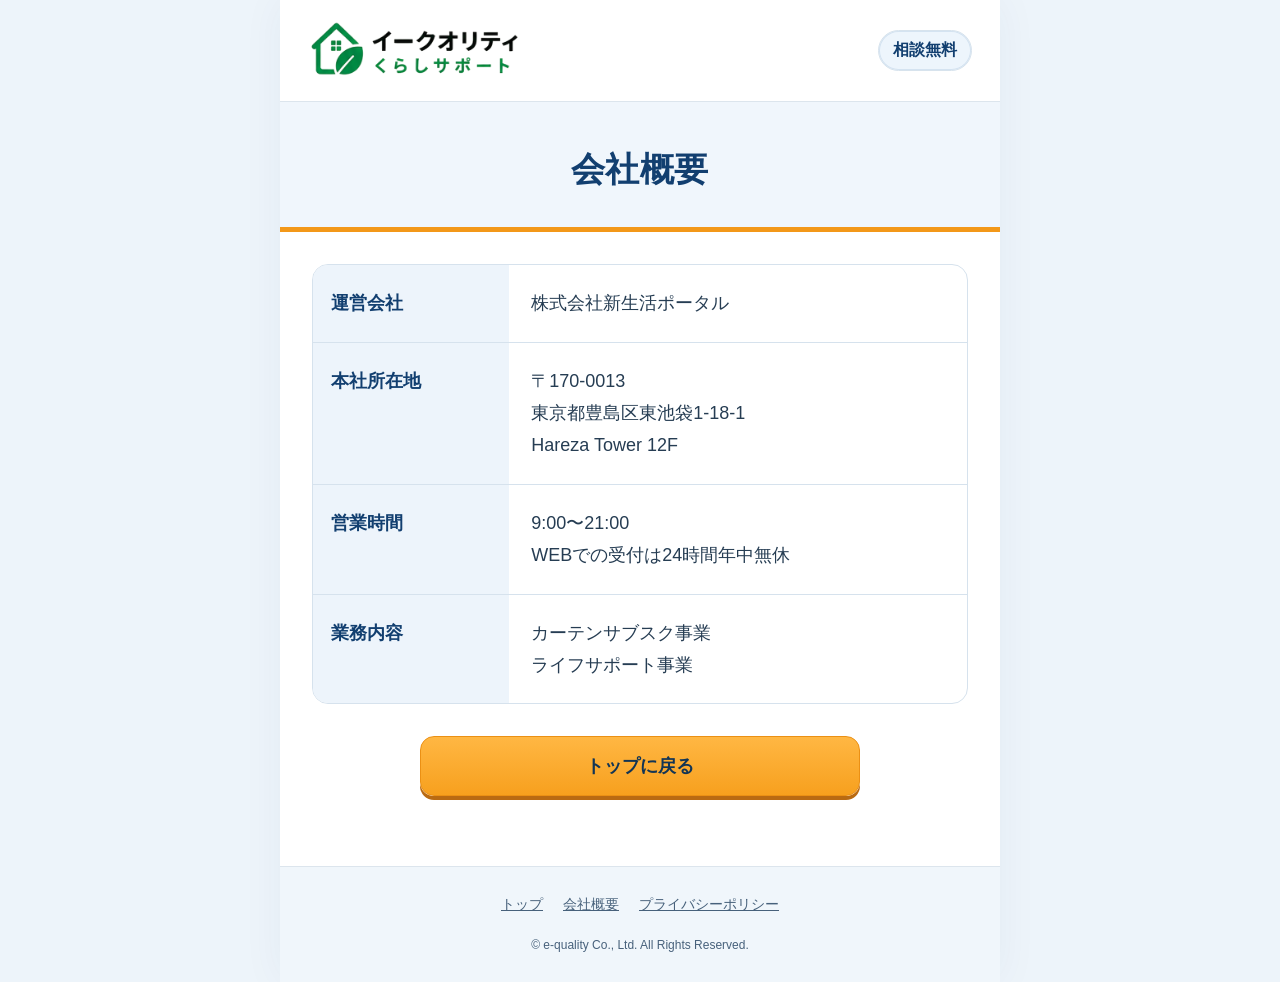
<file: company.html>
<!doctype html>
<html lang="ja"><head><meta charset="utf-8"><meta name="viewport" content="width=device-width,initial-scale=1"><title>会社概要｜イークオリティ くらしサポート</title>
<!-- Google Tag Manager -->
<script>(function(w,d,s,l,i){w[l]=w[l]||[];w[l].push({'gtm.start':
new Date().getTime(),event:'gtm.js'});var f=d.getElementsByTagName(s)[0],
j=d.createElement(s),dl=l!='dataLayer'?'&l='+l:'';j.async=true;j.src=
'https://www.googletagmanager.com/gtm.js?id='+i+dl;f.parentNode.insertBefore(j,f);
})(window,document,'script','dataLayer','GTM-539XWH9R');</script>
<!-- End Google Tag Manager -->
<link rel="icon" href="favicon.png"><link rel="stylesheet" href="assets/energy.css?v=11"><link rel="stylesheet" href="assets/polish.css?v=33"><link rel="stylesheet" href="assets/consultation.css?v=34"><link rel="stylesheet" href="assets/support-pages.css?v=1">
</head><body class="support-page "><!-- Google Tag Manager (noscript) -->
<noscript><iframe src="https://www.googletagmanager.com/ns.html?id=GTM-539XWH9R"
height="0" width="0" style="display:none;visibility:hidden"></iframe></noscript>
<!-- End Google Tag Manager (noscript) -->
<a class="skip" href="#main">本文へ進む</a><div class="support-shell"><header class="support-header"><a href="index.html"><img src="assets/logo.png" alt="イークオリティ くらしサポート" width="216"></a><span class="header-tag">相談無料</span></header><main id="main"><div class="page-heading"><h1>会社概要</h1></div><div class="page-content"><dl class="company-table"><div><dt>運営会社</dt><dd>株式会社新生活ポータル</dd></div><div><dt>本社所在地</dt><dd>〒170-0013
東京都豊島区東池袋1-18-1
Hareza Tower 12F</dd></div><div><dt>営業時間</dt><dd>9:00〜21:00
WEBでの受付は24時間年中無休</dd></div><div><dt>業務内容</dt><dd>カーテンサブスク事業
ライフサポート事業</dd></div></dl><a class="button back-button" href="index.html">トップに戻る</a></div></main><footer class="support-footer"><nav aria-label="運営情報"><a href="index.html">トップ</a><a href="company.html">会社概要</a><a href="privacy.html">プライバシーポリシー</a></nav><small>© e-quality Co., Ltd. All Rights Reserved.</small></footer></div></body></html>
</file>
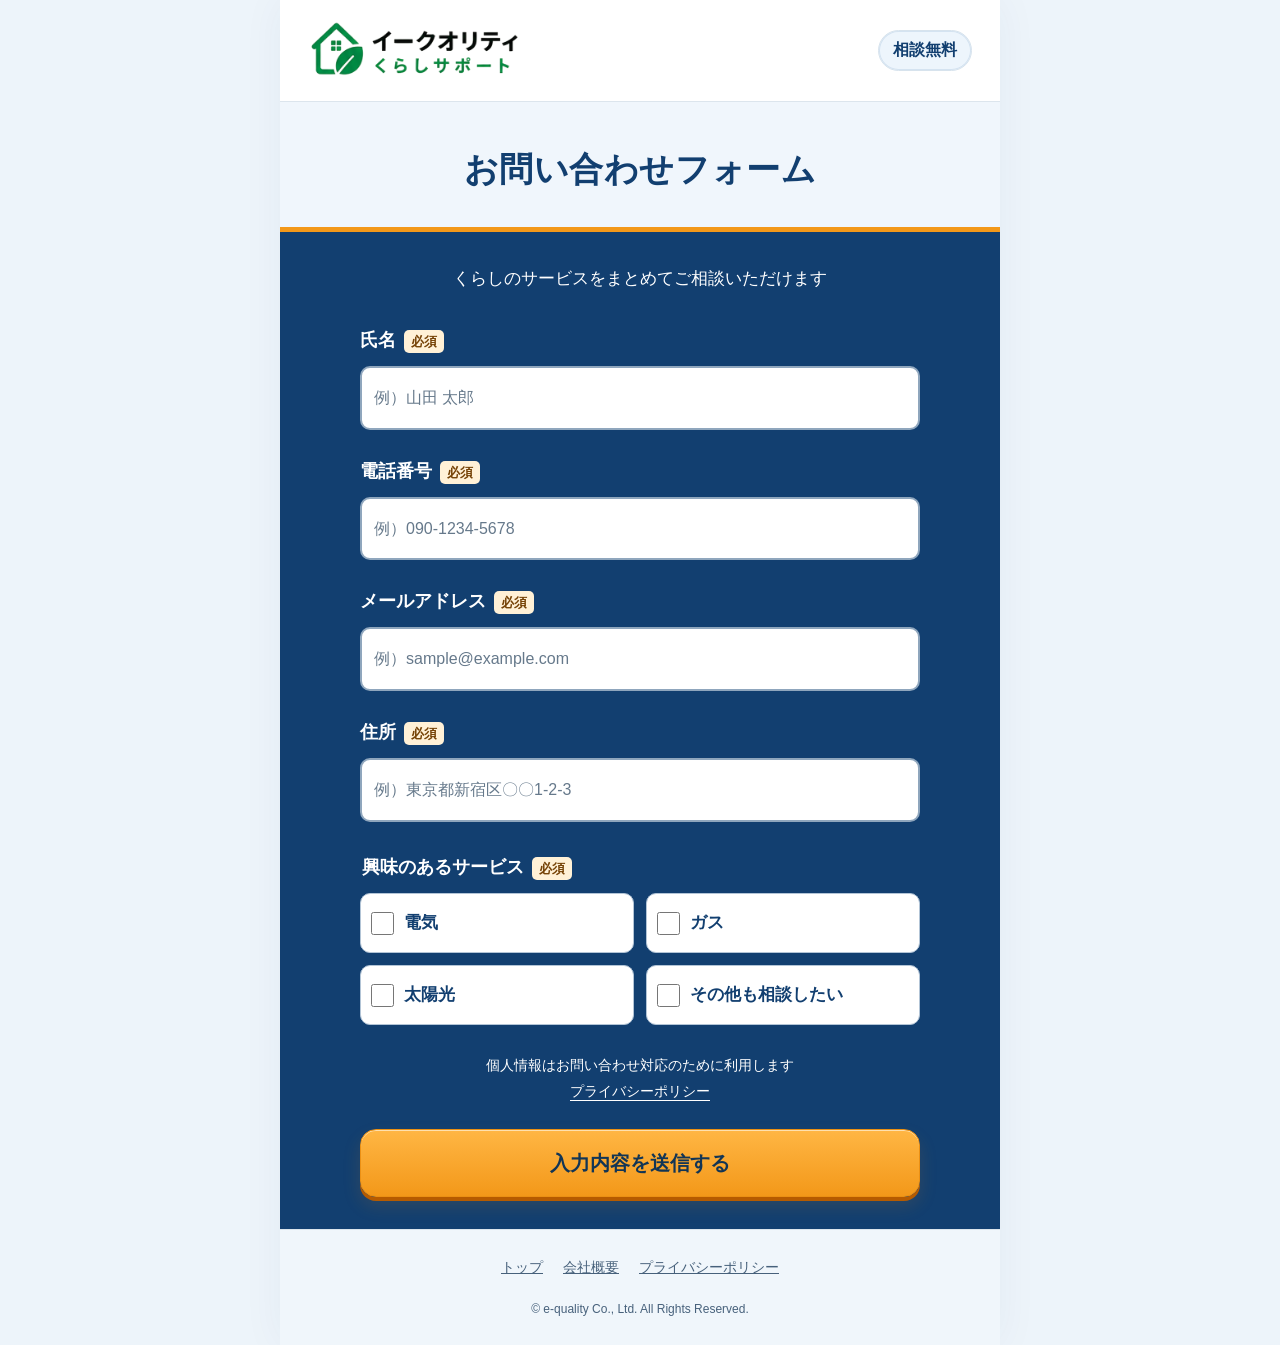
<file: form.html>
<!doctype html>
<html lang="ja"><head><meta charset="utf-8"><meta name="viewport" content="width=device-width,initial-scale=1"><title>お問い合わせフォーム｜イークオリティ くらしサポート</title>
<!-- Google Tag Manager -->
<script>(function(w,d,s,l,i){w[l]=w[l]||[];w[l].push({'gtm.start':
new Date().getTime(),event:'gtm.js'});var f=d.getElementsByTagName(s)[0],
j=d.createElement(s),dl=l!='dataLayer'?'&l='+l:'';j.async=true;j.src=
'https://www.googletagmanager.com/gtm.js?id='+i+dl;f.parentNode.insertBefore(j,f);
})(window,document,'script','dataLayer','GTM-539XWH9R');</script>
<!-- End Google Tag Manager -->
<link rel="icon" href="favicon.png"><link rel="stylesheet" href="assets/energy.css?v=11"><link rel="stylesheet" href="assets/polish.css?v=33"><link rel="stylesheet" href="assets/consultation.css?v=34"><link rel="stylesheet" href="assets/support-pages.css?v=1">
<script src="assets/consultation.js?v=38" defer></script></head><body class="support-page form-page"><!-- Google Tag Manager (noscript) -->
<noscript><iframe src="https://www.googletagmanager.com/ns.html?id=GTM-539XWH9R"
height="0" width="0" style="display:none;visibility:hidden"></iframe></noscript>
<!-- End Google Tag Manager (noscript) -->
<a class="skip" href="#main">本文へ進む</a><div class="support-shell"><header class="support-header"><a href="index.html"><img src="assets/logo.png" alt="イークオリティ くらしサポート" width="216"></a><span class="header-tag">相談無料</span></header><main id="main"><div class="page-heading"><h1>お問い合わせフォーム</h1></div><section class="standalone-form web-consultation"><p class="form-intro">くらしのサービスをまとめてご相談いただけます</p><form id="consultation-form"><div class="consult-field"><label for="consult-0">氏名<span class="required">必須</span></label><input id="consult-0" name="氏名" type="text" autocomplete="name" placeholder="例）山田 太郎" required maxlength="150"></div><div class="consult-field"><label for="consult-1">電話番号<span class="required">必須</span></label><input id="consult-1" name="電話番号" type="tel" autocomplete="tel" placeholder="例）090-1234-5678" required maxlength="150"></div><div class="consult-field"><label for="consult-2">メールアドレス<span class="required">必須</span></label><input id="consult-2" name="メールアドレス" type="email" autocomplete="email" placeholder="例）sample@example.com" required maxlength="150"></div><div class="consult-field"><label for="consult-3">住所<span class="required">必須</span></label><input id="consult-3" name="住所" type="text" autocomplete="street-address" placeholder="例）東京都新宿区〇〇1-2-3" required maxlength="300"></div><fieldset class="consult-services"><legend>興味のあるサービス<span class="required">必須</span></legend><div class="service-options"><label><input type="checkbox" name="service" value="電気"><span>電気</span></label><label><input type="checkbox" name="service" value="ガス"><span>ガス</span></label><label><input type="checkbox" name="service" value="太陽光"><span>太陽光</span></label><label><input type="checkbox" name="service" value="その他も相談したい"><span>その他も相談したい</span></label></div></fieldset><p class="consult-privacy">個人情報はお問い合わせ対応のために利用します<br><a href="privacy.html" target="_blank" rel="noopener">プライバシーポリシー</a></p><p id="consult-error" role="alert" hidden></p><button type="submit" class="button">入力内容を送信する</button></form></section></main><footer class="support-footer"><nav aria-label="運営情報"><a href="index.html">トップ</a><a href="company.html">会社概要</a><a href="privacy.html">プライバシーポリシー</a></nav><small>© e-quality Co., Ltd. All Rights Reserved.</small></footer></div></body></html>
</file>
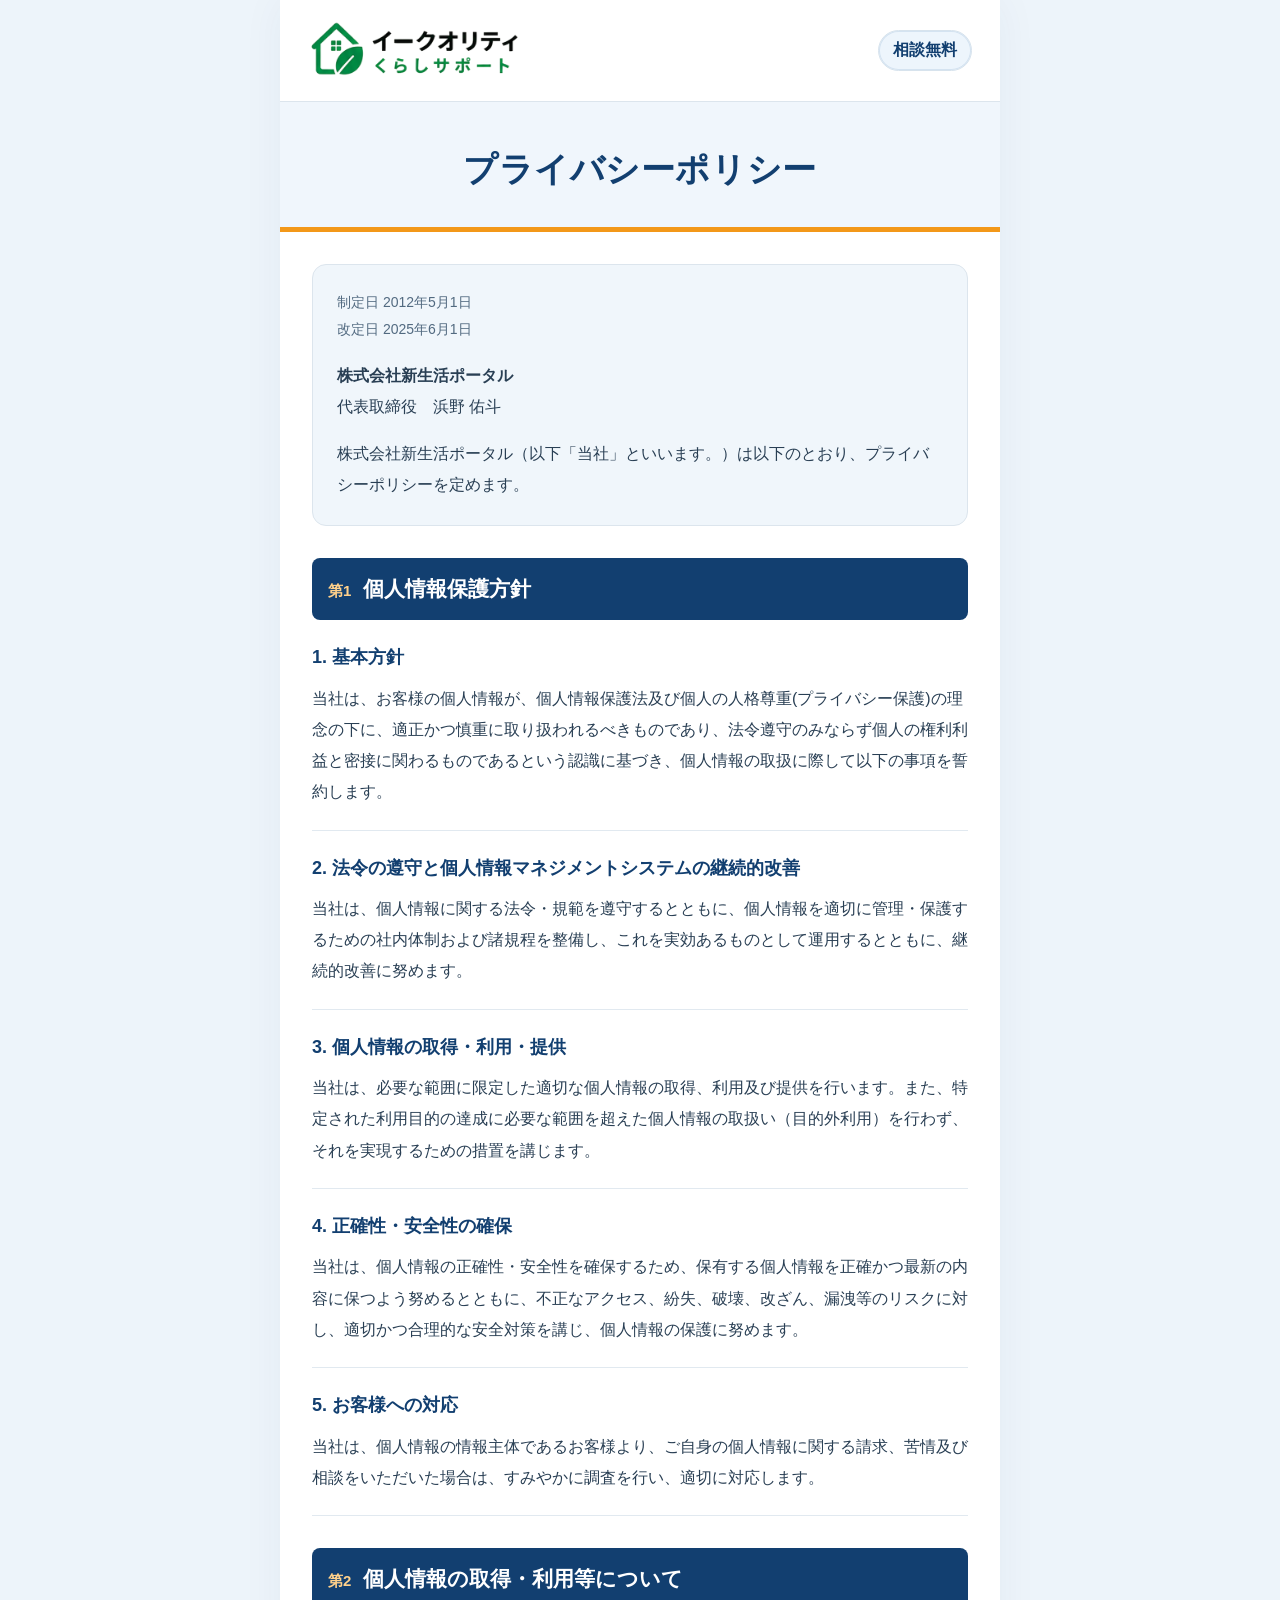
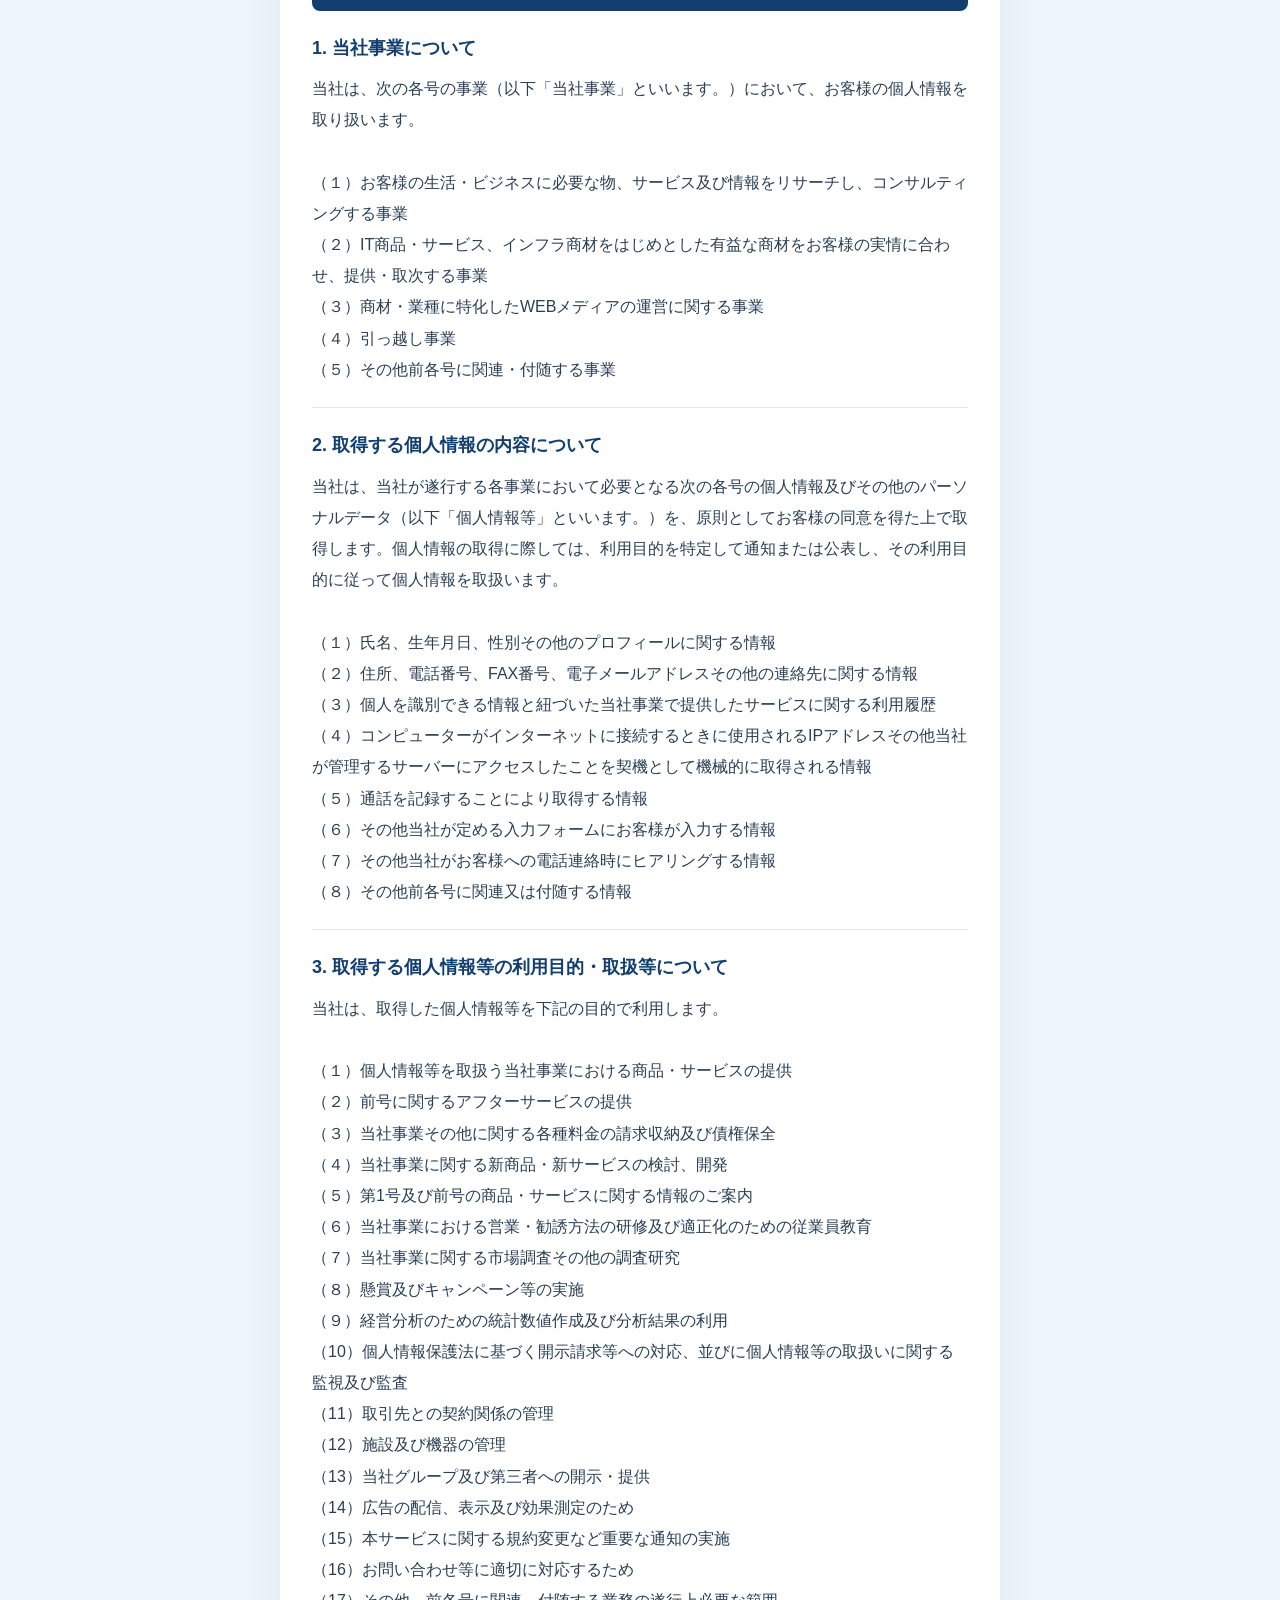
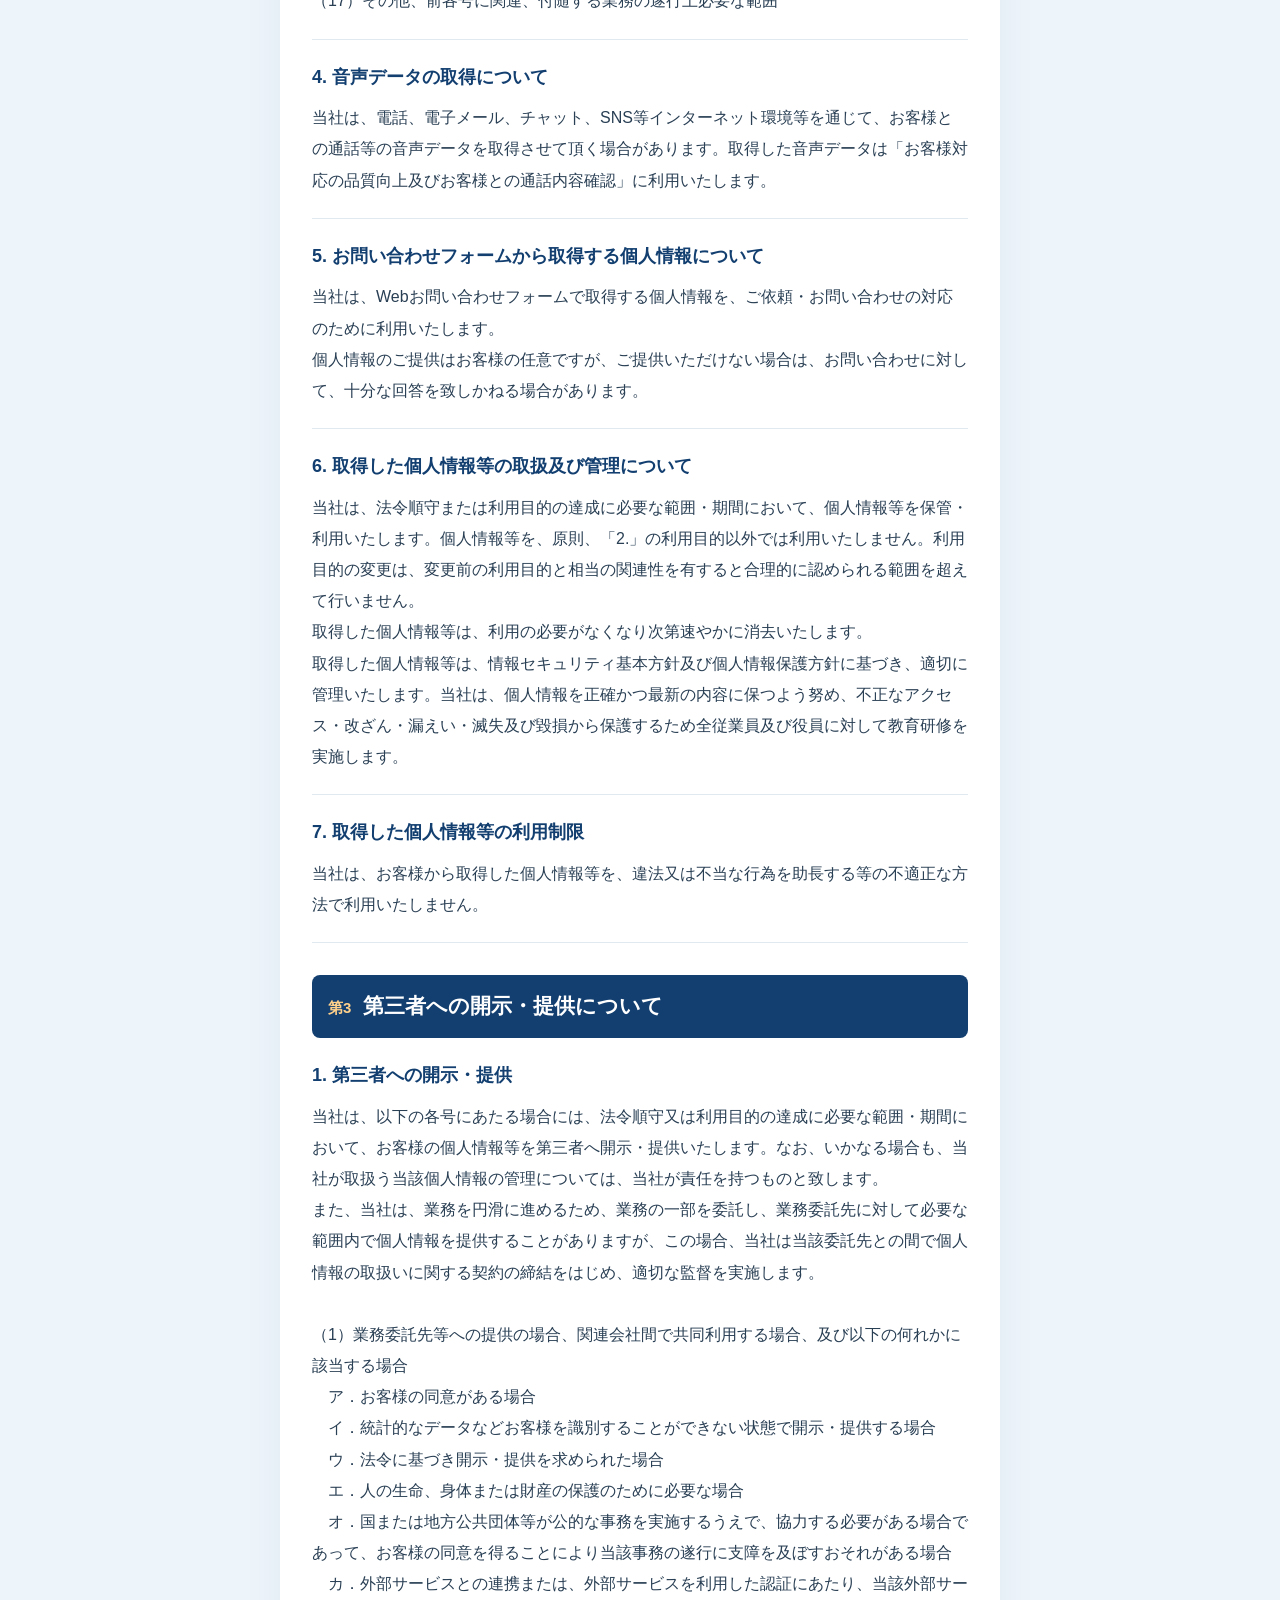
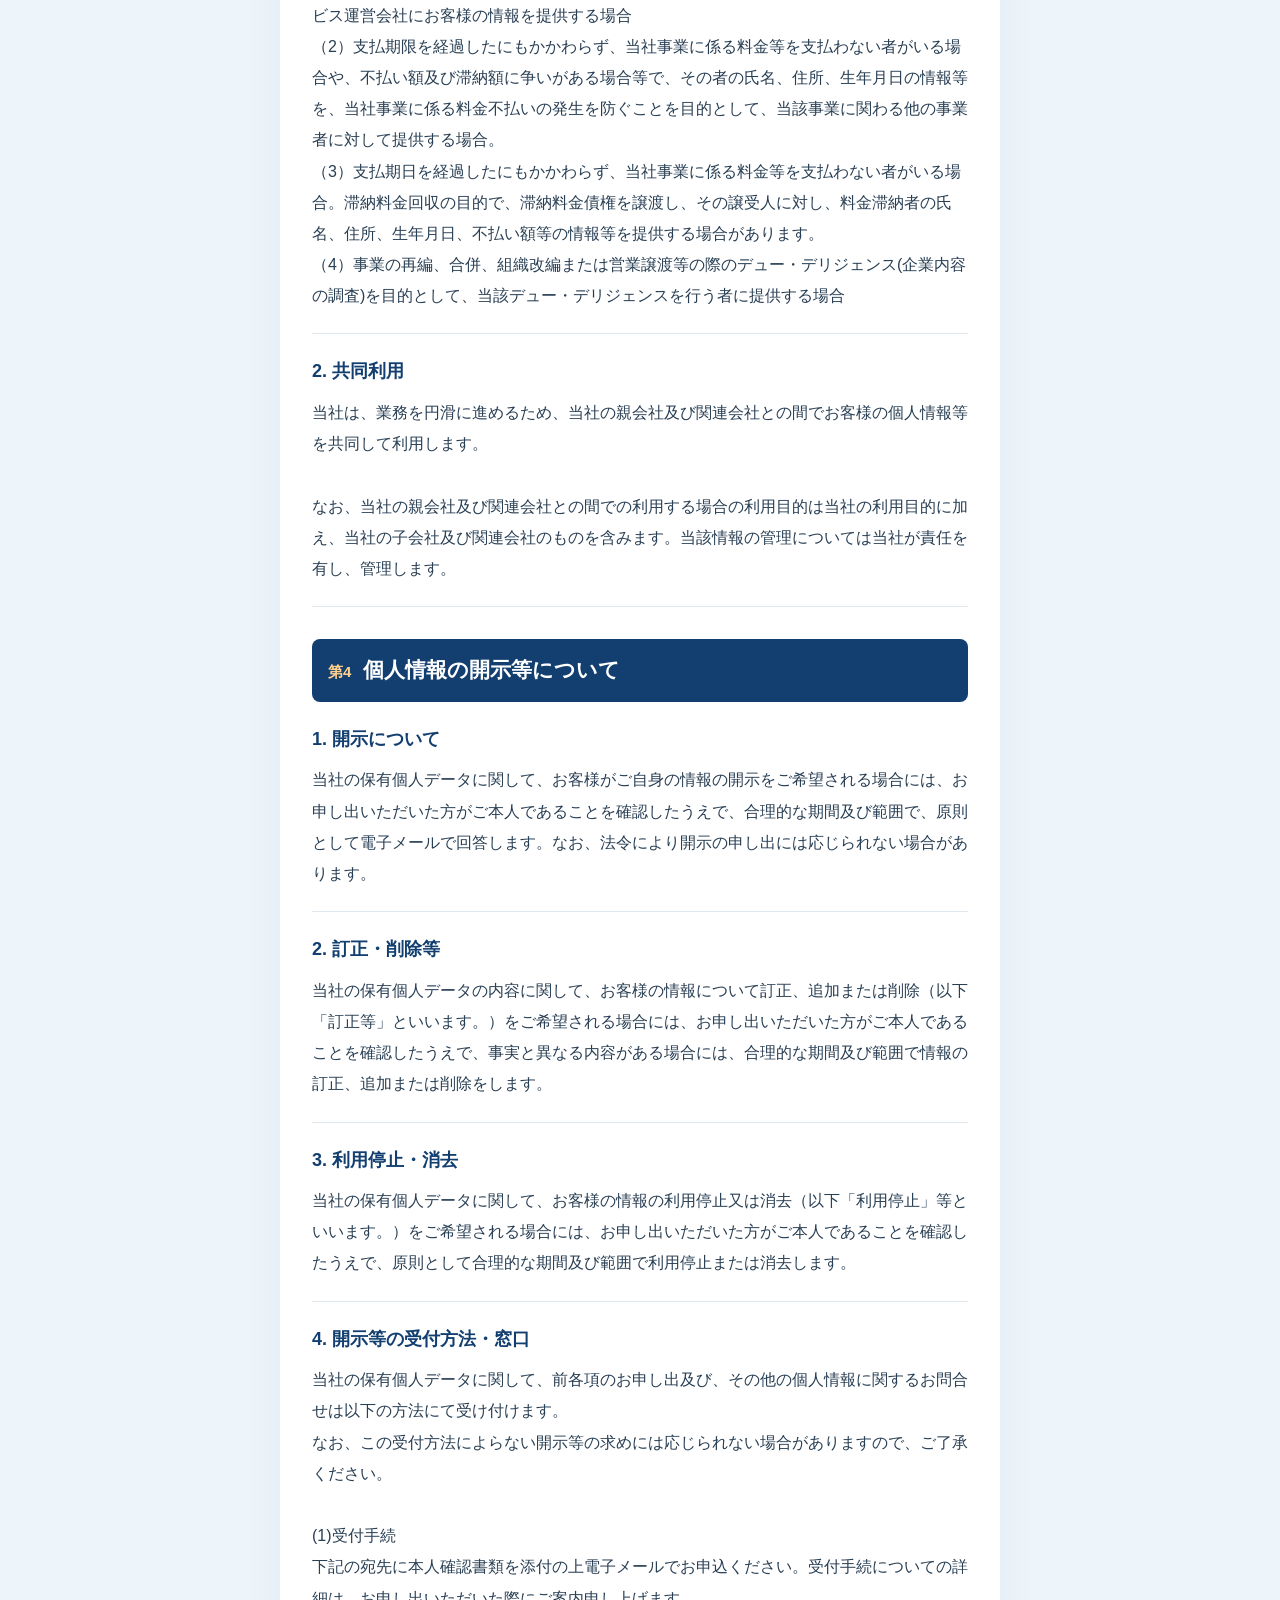
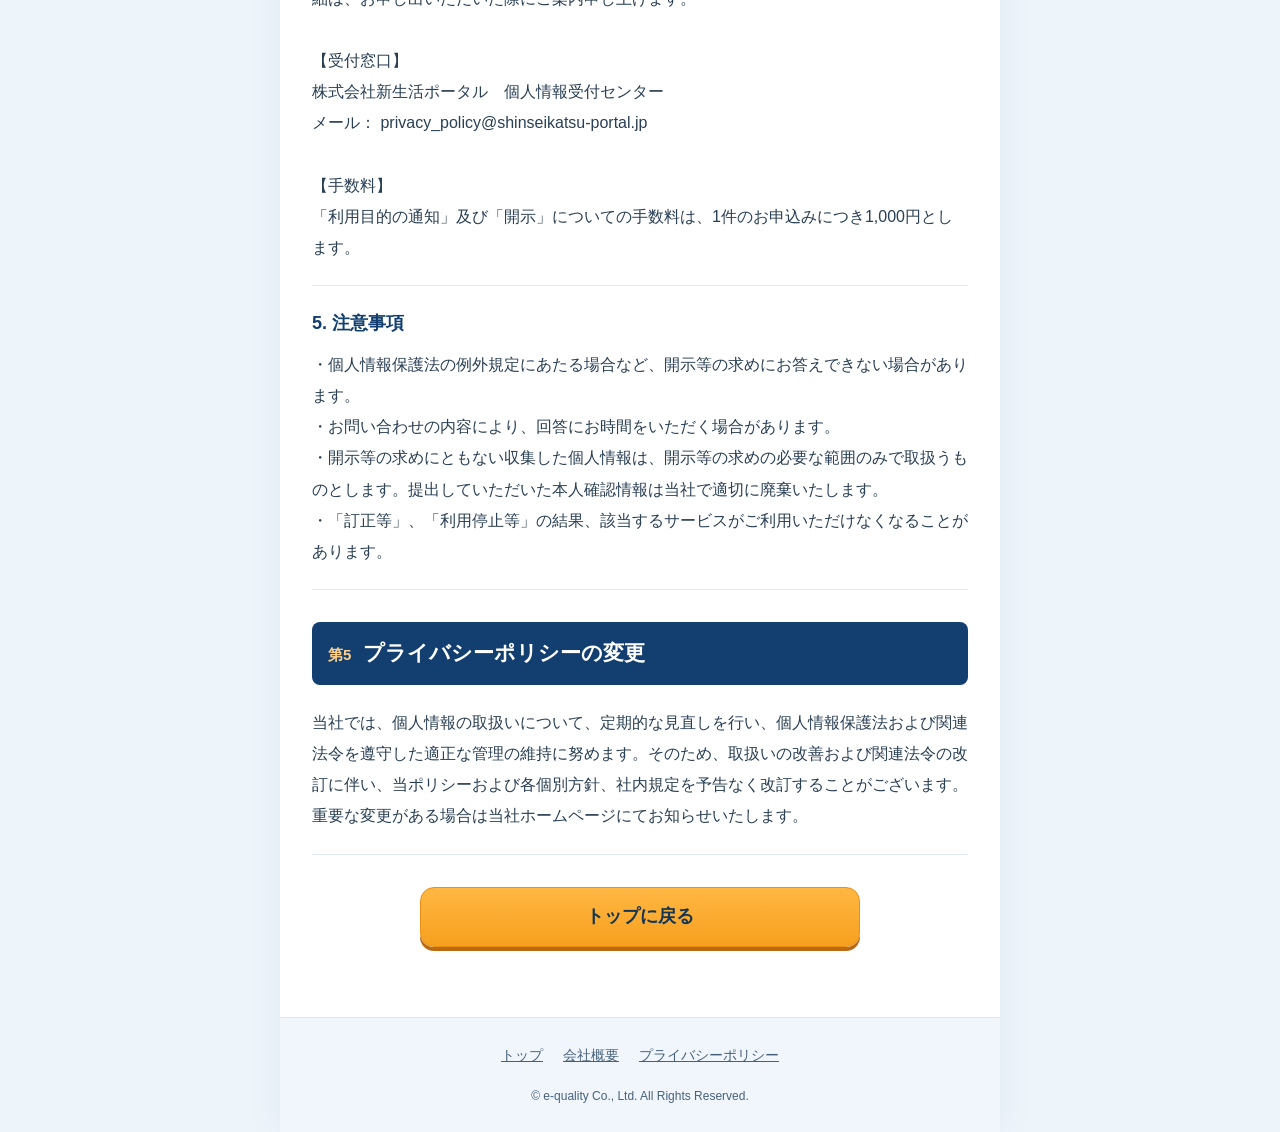
<file: privacy.html>
<!doctype html>
<html lang="ja"><head><meta charset="utf-8"><meta name="viewport" content="width=device-width,initial-scale=1"><title>プライバシーポリシー｜イークオリティ くらしサポート</title>
<!-- Google Tag Manager -->
<script>(function(w,d,s,l,i){w[l]=w[l]||[];w[l].push({'gtm.start':
new Date().getTime(),event:'gtm.js'});var f=d.getElementsByTagName(s)[0],
j=d.createElement(s),dl=l!='dataLayer'?'&l='+l:'';j.async=true;j.src=
'https://www.googletagmanager.com/gtm.js?id='+i+dl;f.parentNode.insertBefore(j,f);
})(window,document,'script','dataLayer','GTM-539XWH9R');</script>
<!-- End Google Tag Manager -->
<link rel="icon" href="favicon.png"><link rel="stylesheet" href="assets/energy.css?v=11"><link rel="stylesheet" href="assets/polish.css?v=33"><link rel="stylesheet" href="assets/consultation.css?v=34"><link rel="stylesheet" href="assets/support-pages.css?v=1">
</head><body class="support-page "><!-- Google Tag Manager (noscript) -->
<noscript><iframe src="https://www.googletagmanager.com/ns.html?id=GTM-539XWH9R"
height="0" width="0" style="display:none;visibility:hidden"></iframe></noscript>
<!-- End Google Tag Manager (noscript) -->
<a class="skip" href="#main">本文へ進む</a><div class="support-shell"><header class="support-header"><a href="index.html"><img src="assets/logo.png" alt="イークオリティ くらしサポート" width="216"></a><span class="header-tag">相談無料</span></header><main id="main"><div class="page-heading"><h1>プライバシーポリシー</h1></div><div class="page-content privacy-content"><div class="policy-intro"><p class="policy-dates">制定日 2012年5月1日<br>改定日 2025年6月1日</p><p><strong>株式会社新生活ポータル</strong><br>代表取締役　浜野 佑斗</p><p>株式会社新生活ポータル（以下「当社」といいます。）は以下のとおり、プライバシーポリシーを定めます。</p></div><section class="policy-section"><h2><span>第1</span>個人情報保護方針</h2><div class="policy-item"><h3>1. 基本方針</h3><p>当社は、お客様の個人情報が、個人情報保護法及び個人の人格尊重(プライバシー保護)の理念の下に、適正かつ慎重に取り扱われるべきものであり、法令遵守のみならず個人の権利利益と密接に関わるものであるという認識に基づき、個人情報の取扱に際して以下の事項を誓約します。</p></div><div class="policy-item"><h3>2. 法令の遵守と個人情報マネジメントシステムの継続的改善</h3><p>当社は、個人情報に関する法令・規範を遵守するとともに、個人情報を適切に管理・保護するための社内体制および諸規程を整備し、これを実効あるものとして運用するとともに、継続的改善に努めます。</p></div><div class="policy-item"><h3>3. 個人情報の取得・利用・提供</h3><p>当社は、必要な範囲に限定した適切な個人情報の取得、利用及び提供を行います。また、特定された利用目的の達成に必要な範囲を超えた個人情報の取扱い（目的外利用）を行わず、それを実現するための措置を講じます。</p></div><div class="policy-item"><h3>4. 正確性・安全性の確保</h3><p>当社は、個人情報の正確性・安全性を確保するため、保有する個人情報を正確かつ最新の内容に保つよう努めるとともに、不正なアクセス、紛失、破壊、改ざん、漏洩等のリスクに対し、適切かつ合理的な安全対策を講じ、個人情報の保護に努めます。</p></div><div class="policy-item"><h3>5. お客様への対応</h3><p>当社は、個人情報の情報主体であるお客様より、ご自身の個人情報に関する請求、苦情及び相談をいただいた場合は、すみやかに調査を行い、適切に対応します。</p></div></section><section class="policy-section"><h2><span>第2</span>個人情報の取得・利用等について</h2><div class="policy-item"><h3>1. 当社事業について</h3><p>当社は、次の各号の事業（以下「当社事業」といいます。）において、お客様の個人情報を取り扱います。

（１）お客様の生活・ビジネスに必要な物、サービス及び情報をリサーチし、コンサルティングする事業
（２）IT商品・サービス、インフラ商材をはじめとした有益な商材をお客様の実情に合わせ、提供・取次する事業
（３）商材・業種に特化したWEBメディアの運営に関する事業
（４）引っ越し事業
（５）その他前各号に関連・付随する事業</p></div><div class="policy-item"><h3>2. 取得する個人情報の内容について</h3><p>当社は、当社が遂行する各事業において必要となる次の各号の個人情報及びその他のパーソナルデータ（以下「個人情報等」といいます。）を、原則としてお客様の同意を得た上で取得します。個人情報の取得に際しては、利用目的を特定して通知または公表し、その利用目的に従って個人情報を取扱います。

（１）氏名、生年月日、性別その他のプロフィールに関する情報
（２）住所、電話番号、FAX番号、電子メールアドレスその他の連絡先に関する情報
（３）個人を識別できる情報と紐づいた当社事業で提供したサービスに関する利用履歴
（４）コンピューターがインターネットに接続するときに使用されるIPアドレスその他当社が管理するサーバーにアクセスしたことを契機として機械的に取得される情報
（５）通話を記録することにより取得する情報
（６）その他当社が定める入力フォームにお客様が入力する情報
（７）その他当社がお客様への電話連絡時にヒアリングする情報
（８）その他前各号に関連又は付随する情報</p></div><div class="policy-item"><h3>3. 取得する個人情報等の利用目的・取扱等について</h3><p>当社は、取得した個人情報等を下記の目的で利用します。

（１）個人情報等を取扱う当社事業における商品・サービスの提供
（２）前号に関するアフターサービスの提供
（３）当社事業その他に関する各種料金の請求収納及び債権保全
（４）当社事業に関する新商品・新サービスの検討、開発
（５）第1号及び前号の商品・サービスに関する情報のご案内
（６）当社事業における営業・勧誘方法の研修及び適正化のための従業員教育
（７）当社事業に関する市場調査その他の調査研究
（８）懸賞及びキャンペーン等の実施
（９）経営分析のための統計数値作成及び分析結果の利用
（10）個人情報保護法に基づく開示請求等への対応、並びに個人情報等の取扱いに関する監視及び監査
（11）取引先との契約関係の管理
（12）施設及び機器の管理
（13）当社グループ及び第三者への開示・提供
（14）広告の配信、表示及び効果測定のため
（15）本サービスに関する規約変更など重要な通知の実施
（16）お問い合わせ等に適切に対応するため
（17）その他、前各号に関連、付随する業務の遂行上必要な範囲</p></div><div class="policy-item"><h3>4. 音声データの取得について</h3><p>当社は、電話、電子メール、チャット、SNS等インターネット環境等を通じて、お客様との通話等の音声データを取得させて頂く場合があります。取得した音声データは「お客様対応の品質向上及びお客様との通話内容確認」に利用いたします。</p></div><div class="policy-item"><h3>5. お問い合わせフォームから取得する個人情報について</h3><p>当社は、Webお問い合わせフォームで取得する個人情報を、ご依頼・お問い合わせの対応のために利用いたします。
個人情報のご提供はお客様の任意ですが、ご提供いただけない場合は、お問い合わせに対して、十分な回答を致しかねる場合があります。</p></div><div class="policy-item"><h3>6. 取得した個人情報等の取扱及び管理について</h3><p>当社は、法令順守または利用目的の達成に必要な範囲・期間において、個人情報等を保管・利用いたします。個人情報等を、原則、「2.」の利用目的以外では利用いたしません。利用目的の変更は、変更前の利用目的と相当の関連性を有すると合理的に認められる範囲を超えて行いません。
取得した個人情報等は、利用の必要がなくなり次第速やかに消去いたします。
取得した個人情報等は、情報セキュリティ基本方針及び個人情報保護方針に基づき、適切に管理いたします。当社は、個人情報を正確かつ最新の内容に保つよう努め、不正なアクセス・改ざん・漏えい・滅失及び毀損から保護するため全従業員及び役員に対して教育研修を実施します。</p></div><div class="policy-item"><h3>7. 取得した個人情報等の利用制限</h3><p>当社は、お客様から取得した個人情報等を、違法又は不当な行為を助長する等の不適正な方法で利用いたしません。</p></div></section><section class="policy-section"><h2><span>第3</span>第三者への開示・提供について</h2><div class="policy-item"><h3>1. 第三者への開示・提供</h3><p>当社は、以下の各号にあたる場合には、法令順守又は利用目的の達成に必要な範囲・期間において、お客様の個人情報等を第三者へ開示・提供いたします。なお、いかなる場合も、当社が取扱う当該個人情報の管理については、当社が責任を持つものと致します。
また、当社は、業務を円滑に進めるため、業務の一部を委託し、業務委託先に対して必要な範囲内で個人情報を提供することがありますが、この場合、当社は当該委託先との間で個人情報の取扱いに関する契約の締結をはじめ、適切な監督を実施します。

（1）業務委託先等への提供の場合、関連会社間で共同利用する場合、及び以下の何れかに該当する場合
　ア．お客様の同意がある場合
　イ．統計的なデータなどお客様を識別することができない状態で開示・提供する場合
　ウ．法令に基づき開示・提供を求められた場合
　エ．人の生命、身体または財産の保護のために必要な場合
　オ．国または地方公共団体等が公的な事務を実施するうえで、協力する必要がある場合であって、お客様の同意を得ることにより当該事務の遂行に支障を及ぼすおそれがある場合
　カ．外部サービスとの連携または、外部サービスを利用した認証にあたり、当該外部サービス運営会社にお客様の情報を提供する場合
（2）支払期限を経過したにもかかわらず、当社事業に係る料金等を支払わない者がいる場合や、不払い額及び滞納額に争いがある場合等で、その者の氏名、住所、生年月日の情報等を、当社事業に係る料金不払いの発生を防ぐことを目的として、当該事業に関わる他の事業者に対して提供する場合。
（3）支払期日を経過したにもかかわらず、当社事業に係る料金等を支払わない者がいる場合。滞納料金回収の目的で、滞納料金債権を譲渡し、その譲受人に対し、料金滞納者の氏名、住所、生年月日、不払い額等の情報等を提供する場合があります。
（4）事業の再編、合併、組織改編または営業譲渡等の際のデュー・デリジェンス(企業内容の調査)を目的として、当該デュー・デリジェンスを行う者に提供する場合</p></div><div class="policy-item"><h3>2. 共同利用</h3><p>当社は、業務を円滑に進めるため、当社の親会社及び関連会社との間でお客様の個人情報等を共同して利用します。

なお、当社の親会社及び関連会社との間での利用する場合の利用目的は当社の利用目的に加え、当社の子会社及び関連会社のものを含みます。当該情報の管理については当社が責任を有し、管理します。</p></div></section><section class="policy-section"><h2><span>第4</span>個人情報の開示等について</h2><div class="policy-item"><h3>1. 開示について</h3><p>当社の保有個人データに関して、お客様がご自身の情報の開示をご希望される場合には、お申し出いただいた方がご本人であることを確認したうえで、合理的な期間及び範囲で、原則として電子メールで回答します。なお、法令により開示の申し出には応じられない場合があります。</p></div><div class="policy-item"><h3>2. 訂正・削除等</h3><p>当社の保有個人データの内容に関して、お客様の情報について訂正、追加または削除（以下「訂正等」といいます。）をご希望される場合には、お申し出いただいた方がご本人であることを確認したうえで、事実と異なる内容がある場合には、合理的な期間及び範囲で情報の訂正、追加または削除をします。</p></div><div class="policy-item"><h3>3. 利用停止・消去</h3><p>当社の保有個人データに関して、お客様の情報の利用停止又は消去（以下「利用停止」等といいます。）をご希望される場合には、お申し出いただいた方がご本人であることを確認したうえで、原則として合理的な期間及び範囲で利用停止または消去します。</p></div><div class="policy-item"><h3>4. 開示等の受付方法・窓口</h3><p>当社の保有個人データに関して、前各項のお申し出及び、その他の個人情報に関するお問合せは以下の方法にて受け付けます。
なお、この受付方法によらない開示等の求めには応じられない場合がありますので、ご了承ください。

(1)受付手続
下記の宛先に本人確認書類を添付の上電子メールでお申込ください。受付手続についての詳細は、お申し出いただいた際にご案内申し上げます。

【受付窓口】
株式会社新生活ポータル　個人情報受付センター
メール： privacy_policy@shinseikatsu-portal.jp

【手数料】
「利用目的の通知」及び「開示」についての手数料は、1件のお申込みにつき1,000円とします。</p></div><div class="policy-item"><h3>5. 注意事項</h3><p>・個人情報保護法の例外規定にあたる場合など、開示等の求めにお答えできない場合があります。
・お問い合わせの内容により、回答にお時間をいただく場合があります。
・開示等の求めにともない収集した個人情報は、開示等の求めの必要な範囲のみで取扱うものとします。提出していただいた本人確認情報は当社で適切に廃棄いたします。
・「訂正等」、「利用停止等」の結果、該当するサービスがご利用いただけなくなることがあります。</p></div></section><section class="policy-section"><h2><span>第5</span>プライバシーポリシーの変更</h2><div class="policy-item"><p>当社では、個人情報の取扱いについて、定期的な見直しを行い、個人情報保護法および関連法令を遵守した適正な管理の維持に努めます。そのため、取扱いの改善および関連法令の改訂に伴い、当ポリシーおよび各個別方針、社内規定を予告なく改訂することがございます。重要な変更がある場合は当社ホームページにてお知らせいたします。</p></div></section><a class="button back-button" href="index.html">トップに戻る</a></div></main><footer class="support-footer"><nav aria-label="運営情報"><a href="index.html">トップ</a><a href="company.html">会社概要</a><a href="privacy.html">プライバシーポリシー</a></nav><small>© e-quality Co., Ltd. All Rights Reserved.</small></footer></div></body></html>
</file>
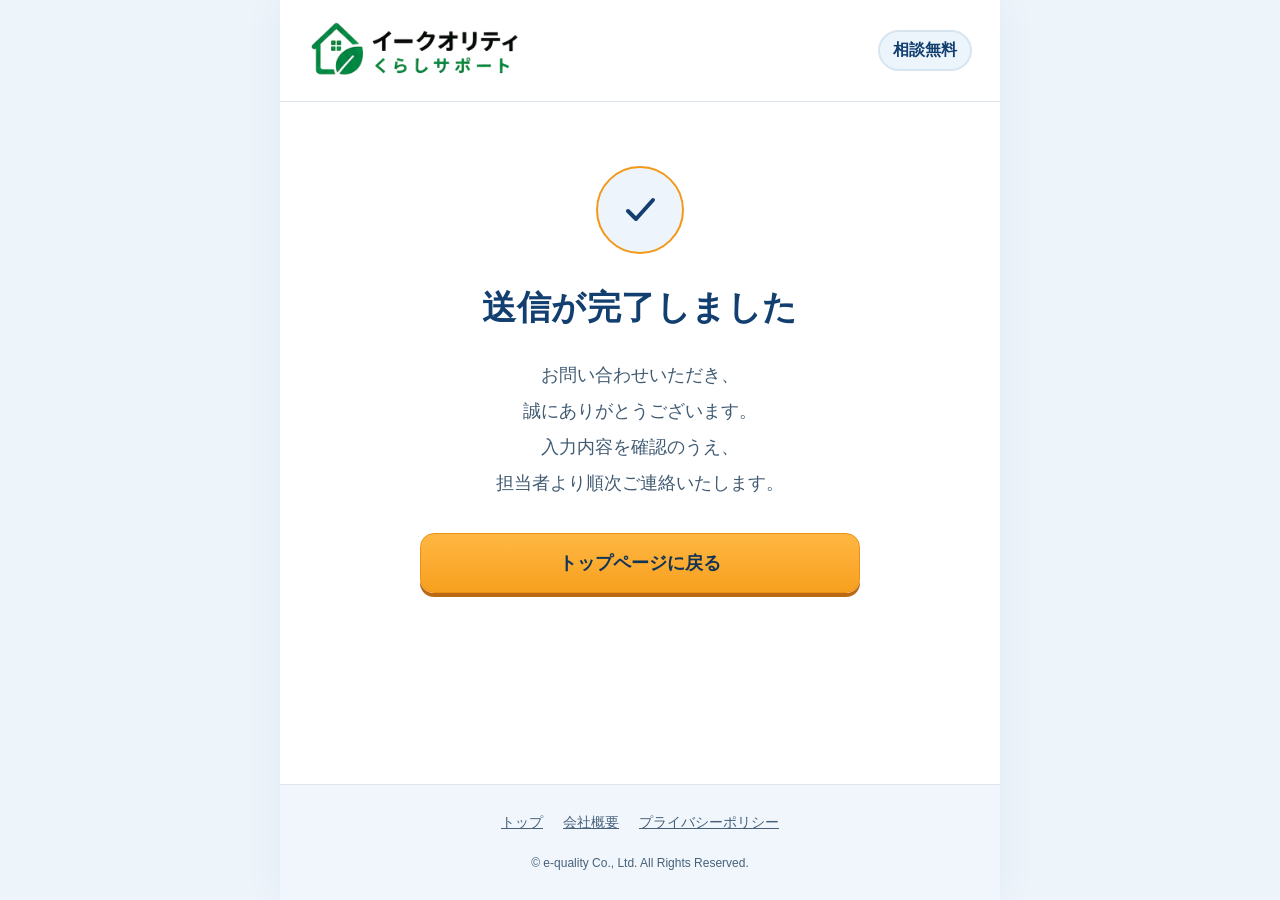
<file: thanks.html>
<!doctype html>
<html lang="ja"><head><meta charset="utf-8"><meta name="viewport" content="width=device-width,initial-scale=1"><title>送信が完了しました｜イークオリティ くらしサポート</title>
<!-- Google Tag Manager -->
<script>(function(w,d,s,l,i){w[l]=w[l]||[];w[l].push({'gtm.start':
new Date().getTime(),event:'gtm.js'});var f=d.getElementsByTagName(s)[0],
j=d.createElement(s),dl=l!='dataLayer'?'&l='+l:'';j.async=true;j.src=
'https://www.googletagmanager.com/gtm.js?id='+i+dl;f.parentNode.insertBefore(j,f);
})(window,document,'script','dataLayer','GTM-539XWH9R');</script>
<!-- End Google Tag Manager -->
<link rel="icon" href="favicon.png"><link rel="stylesheet" href="assets/energy.css?v=11"><link rel="stylesheet" href="assets/polish.css?v=33"><link rel="stylesheet" href="assets/consultation.css?v=34"><link rel="stylesheet" href="assets/support-pages.css?v=1">
</head><body class="support-page thanks-page"><!-- Google Tag Manager (noscript) -->
<noscript><iframe src="https://www.googletagmanager.com/ns.html?id=GTM-539XWH9R"
height="0" width="0" style="display:none;visibility:hidden"></iframe></noscript>
<!-- End Google Tag Manager (noscript) -->
<a class="skip" href="#main">本文へ進む</a><div class="support-shell"><header class="support-header"><a href="index.html"><img src="assets/logo.png" alt="イークオリティ くらしサポート" width="216"></a><span class="header-tag">相談無料</span></header><main id="main"><div class="thanks-content"><div class="success-seal" aria-hidden="true"><svg viewBox="0 0 48 48"><path d="m12 25 8 8 17-19"/></svg></div><h1>送信が完了しました</h1><p>お問い合わせいただき、<br>誠にありがとうございます。<br>入力内容を確認のうえ、<br>担当者より順次ご連絡いたします。</p><a class="button back-button" href="index.html">トップページに戻る</a></div></main><footer class="support-footer"><nav aria-label="運営情報"><a href="index.html">トップ</a><a href="company.html">会社概要</a><a href="privacy.html">プライバシーポリシー</a></nav><small>© e-quality Co., Ltd. All Rights Reserved.</small></footer></div></body></html>
</file>
<file: assets/energy.css>
:root{--navy:#123f70;--pink:#a84900;--orange:#f39819;--blue:#123f70;--line:#d4dfe9;--column:560px}*{box-sizing:border-box}html{scroll-behavior:smooth;scroll-padding-top:20px}body{margin:0;background:#eff5fb;color:var(--blue);font:1.25rem/1.6 "Hiragino Kaku Gothic ProN","Yu Gothic",Meiryo,sans-serif}h1,h2,h3,p{margin:0}h2{font-size:2rem;line-height:1.5;font-weight:800}h3{font-size:1.4rem;line-height:1.5}em{color:var(--blue);font-style:normal;text-decoration:underline;text-decoration-color:var(--orange);text-decoration-thickness:5px;text-underline-offset:6px}a{color:inherit}img{max-width:100%;height:auto}button,select{font:inherit}button,summary{cursor:pointer}a:focus-visible,button:focus-visible,select:focus-visible,summary:focus-visible{outline:3px solid var(--orange);outline-offset:4px}[hidden],.button[hidden]{display:none!important}.sr-only{position:absolute;width:1px;height:1px;clip:rect(0,0,0,0);overflow:hidden;white-space:nowrap}.skip{position:fixed;top:-100px;z-index:60;background:white;padding:12px}.skip:focus{top:8px}.lp-column{max-width:var(--column);margin:auto;background:white;position:relative;--fv-reserved:230px;box-shadow:0 0 32px #123f7010}.rail{display:none}.draft{background:#fff4e5;color:#80501d;font-size:.875rem;line-height:1.5;text-align:center;padding:4px 10px}header{display:flex;align-items:center;justify-content:space-between;gap:12px;padding:10px 20px}header img{height:44px;width:auto;display:block}.header-tag{font-size:1rem;border:1px solid var(--blue);padding:3px 8px;border-radius:4px;font-weight:700}.hero,.hero picture{display:block;background:#fff}.hero img{display:block;width:100%;height:auto;max-height:max(0px,calc(100svh - var(--fv-reserved)));object-fit:contain}.hero-date{padding:4px 10px 10px;font-size:.875rem;text-align:center;line-height:1.5}.button{width:100%;display:flex;justify-content:center;align-items:center;gap:10px;min-height:68px;padding:14px 12px;background:var(--orange);color:#123555;border:0;border-radius:12px;box-shadow:0 4px 0 #b65b00;font-size:1.3rem;font-weight:800;line-height:1.4;text-decoration:none}.button:hover{background:#ffae37}.button svg{width:26px;height:26px;flex:none;fill:none;stroke:currentColor;stroke-width:1.8;stroke-linecap:round;stroke-linejoin:round}.phone-number{display:block;font-size:1rem}.fv-cta{padding:12px 24px 20px}.section{padding:40px 28px;scroll-margin-top:18px}.section h2{margin-bottom:26px}.simulator-section{background:#edf5fd;border-top:8px solid var(--blue)}.sim-period{background:white;border:1px solid var(--line);padding:10px;font-size:1rem;font-weight:700;text-align:center;border-radius:8px;margin-bottom:22px}#rate-form{padding:24px 20px;background:white;border-radius:14px;border:1px solid var(--line)}#rate-form label{display:block;margin-bottom:10px;font-size:1.2rem;font-weight:800}.required{background:var(--blue);color:white;border-radius:4px;padding:3px 6px;font-size:.8rem;margin-left:8px}#rate-form select{display:block;min-height:60px;width:100%;padding:10px 8px;border:2px solid #7493b1;border-radius:8px;background:white;color:var(--blue);font-size:1.125rem}#area-field{margin-top:20px}.fine{font-size:1rem;margin-top:10px}.gas-options{margin:22px 0;border-top:1px solid var(--line);padding-top:18px;font-size:1.05rem}.gas-options[open] summary{margin-bottom:16px}.gas-options summary{font-weight:700}.sim-submit{font-size:1.2rem}.source-details{font-size:1rem;margin-top:24px}.source-details summary{font-weight:700;padding:10px 0}.source-details ul{padding-left:20px;line-height:1.8}.source-details a{display:block}.sim-result{border:2px solid var(--blue);border-radius:14px;background:white;padding:24px 20px;margin-top:28px;scroll-margin-top:20px}.result-label{font-weight:800;font-size:1rem}.sim-result h3{font-size:1.5rem}.model-badge{font-size:1rem;background:#edf5fd;text-align:center;padding:7px;margin-top:12px}.rate-result-card{padding:20px 0;border-bottom:1px solid var(--line)}.rate-kind{font-weight:800;font-size:1.15rem}.rate-difference{margin:10px 0 18px;color:#a84900;line-height:1.4}.rate-difference>span{display:block;font-size:1rem}.rate-difference strong{font-size:2.8rem;font-family:Arial,sans-serif;letter-spacing:-.03em}.rate-difference b{font-size:1.1rem;margin-left:5px;white-space:nowrap}.rate-comparison{display:flex;justify-content:space-between;align-items:center;gap:8px;background:#edf5fd;padding:12px 8px;border-radius:8px;text-align:center;font-size:.95rem}.rate-comparison strong{display:block;font-size:1.35rem}.rate-comparison small{font-size:.875rem;margin-left:2px}.rate-comparison p:last-child strong{color:#a84900}.rate-range{font-size:1.4rem;font-weight:800;color:#a84900}.result-caution,.gas-result-note{font-size:.95rem;margin-top:16px}.result-next{border-top:4px solid var(--orange);margin-top:24px;padding-top:22px}.result-next h3{margin-bottom:22px}.result-next .button{font-size:1.15rem}.plans-section{border-top:8px solid var(--orange)}.simple-services{display:grid;grid-template-columns:1fr 1fr;gap:14px;margin:10px 0 28px}.simple-services h3{padding:22px 5px;background:#edf5fd;border-radius:12px;text-align:center;font-size:1.3rem}.simple-services h3+ h3{background:#fff3e3}.simple-services span{display:block;font-size:4rem;line-height:1.2}.simple-services svg{display:block;width:40px;height:70px;margin:auto;color:#bd5900}.solar-section{background:#fff3e3;border-top:8px solid var(--blue)}.solar-section h3{margin-bottom:26px}.closing{padding:40px 28px;border-top:8px solid var(--orange);background:#edf5fd;text-align:center}.closing h2{margin-bottom:24px}.news-card{display:block;text-decoration:none;background:white;border:1px solid var(--line);border-radius:12px;overflow:hidden;text-align:left}.news-card img{display:block;width:100%;height:auto}.news-card h3{padding:18px 18px 10px;font-size:1.35rem}.news-card>span{display:block;padding:0 18px 16px;font-size:.8rem}.mobile-news{margin-top:32px}footer{padding:28px 24px 125px;font-size:1rem}footer>img{display:block;margin:0 auto 20px}footer nav{display:flex;justify-content:center;gap:16px;flex-wrap:wrap;font-size:.95rem}footer small{display:block;margin-top:18px;text-align:center;font-size:.8rem}.mobile-cta{display:flex;align-items:center;gap:10px;position:fixed;bottom:0;left:50%;transform:translateX(-50%);width:min(100%,560px);z-index:20;background:#fff;padding:10px 14px max(14px,env(safe-area-inset-bottom));border-top:1px solid var(--line)}.mobile-cta>span{font-size:.9rem;white-space:nowrap;font-weight:700}.mobile-cta .button{font-size:1.05rem;min-height:56px;padding:10px 8px}.mobile-cta .button svg{width:22px}dialog{border:0;border-radius:14px;padding:28px;max-width:440px;width:calc(100% - 36px);color:var(--blue)}dialog::backdrop{background:#123f7099}dialog h2{font-size:1.5rem}dialog button{background:var(--blue);color:white;border:0;padding:12px;width:100%;border-radius:8px;margin-top:20px}
@media(min-width:1100px){.rail{display:flex;flex-direction:column;position:fixed;top:0;bottom:0;width:calc((100% - 560px)/2);padding:32px clamp(22px,3vw,64px);justify-content:center;gap:30px;overflow:auto}.rail-brand{left:0}.rail-menu{right:0}.rail-logo{max-width:270px;width:100%;margin-inline:auto;display:block}.rail-logo img{display:block}.rail-brand h2{font-size:1.8rem;text-align:center}.rail-brand .news-card{max-width:360px;margin-inline:auto;width:100%}.rail-menu nav{display:grid;gap:6px}.rail-menu nav a{padding:13px 4px;border-bottom:1px solid var(--line);text-decoration:none;font-size:1.1rem;font-weight:700}.rail-menu nav a[aria-current]{color:#a84900;border-color:var(--orange)}.rail-contact{padding:24px 18px;background:white;border-top:5px solid var(--orange);border-radius:12px}.rail-contact h2{font-size:1.4rem;margin-bottom:22px;text-align:center}.rail-contact .button{font-size:1.05rem}.rail-contact .button svg{width:20px}header,.mobile-cta,.mobile-news{display:none}.lp-column{--fv-reserved:155px}footer{padding-bottom:32px}}
@media(max-width:640px){.section,.closing{padding:32px 22px}h2{font-size:1.8rem}.fv-cta{padding-inline:22px}.button{font-size:1.2rem}.section h2{margin-bottom:22px}.sim-result{padding:22px 18px}}
@media(max-width:360px){header{padding-inline:14px}header img{height:36px}.header-tag{font-size:.875rem}.section,.closing{padding-inline:18px}h2{font-size:1.65rem}#rate-form,.sim-result{padding:20px 14px}#rate-form select{font-size:1rem}.sim-period{font-size:.9rem}.rate-difference strong{font-size:2.25rem}.rate-difference b{font-size:1rem}.rate-comparison{font-size:.875rem;padding-inline:5px}.rate-comparison strong{font-size:1.15rem}.result-next .button{font-size:1rem}.simple-services h3{font-size:1.1rem}.mobile-cta{padding-inline:10px;gap:8px}.mobile-cta .button{font-size:.95rem}.mobile-cta>span{font-size:.8rem}}
@media(prefers-reduced-motion:reduce){html{scroll-behavior:auto}}

/* In-flow news banner, never fixed or sticky. */
.breaking-news{position:static;display:flex;align-items:center;justify-content:center;gap:0;background:#ed1406;color:#fff;padding:10px 8px 12px;font-family:"Hiragino Kaku Gothic ProN","Yu Gothic",Meiryo,sans-serif;font-size:2.35rem;font-weight:900;line-height:1.15;letter-spacing:-.025em;white-space:nowrap}
.breaking-divider{font-weight:500;margin-inline:3px;text-shadow:none}
@media(max-width:640px){.breaking-news{font-size:clamp(1.5rem,6.8vw,2.35rem);padding-block:9px 11px}}
</file>
<file: assets/polish.css>
/* Visual-only design pass. The prior published version is backed up separately. */
body{background-color:#f3f7fa;background-image:radial-gradient(ellipse at 0 20%,#d9e9f7 0,transparent 48%),radial-gradient(ellipse at 100% 90%,#fff0db 0,transparent 50%);background-attachment:fixed}
.lp-column{box-shadow:0 0 0 1px #123f7008,0 22px 80px #123f7014}
header{padding-block:13px;background:#fff}.header-tag{border:0;border-radius:100px;padding:7px 13px;background:#edf5fd;box-shadow:inset 0 0 0 1px #d4e3f1;font-weight:800}
.draft{background:#fff6e9;color:#80644a;font-size:.8rem}
.breaking-news{background:#e91609;box-shadow:inset 0 -3px 0 #bd1209;padding-block:11px 13px;letter-spacing:-.03em}
.hero-date{font-weight:600;color:#4c6680;font-size:.875rem}
.button{position:relative;background:linear-gradient(180deg,#ffb644,#f39819);border:1px solid #eb9014;border-radius:16px;box-shadow:0 4px 0 #b65b00,0 9px 18px #db831525,inset 0 1px 0 #ffe0ad;transition:transform .16s,box-shadow .16s,background .16s}
.button:hover{background:linear-gradient(180deg,#ffc15e,#ffa322);transform:translateY(-2px);box-shadow:0 6px 0 #b65b00,0 12px 22px #db83152b}
.button:active{transform:translateY(2px);box-shadow:0 2px 0 #b65b00}.button.check-rates>span,.sim-submit>span{display:grid;place-items:center;flex:none;width:30px;height:30px;border-radius:50%;background:#123f70;color:white;font-size:1.1rem;line-height:1}
.fv-cta{padding:14px 26px 28px}.section{padding:46px 30px}.section>h2,.closing>h2{font-size:2rem;letter-spacing:.025em;line-height:1.55;text-align:center}.section>h2 em{text-decoration:none;background:linear-gradient(transparent 76%,#f398194d 76%,#f398194d 96%,transparent 96%)}
.simulator-section{position:relative;background:#123f70;border:0;border-radius:32px 32px 0 0;padding-top:40px;color:white;box-shadow:inset 0 1px 0 #ffffff35}
.simulator-section:before{content:"";display:block;width:42px;height:5px;background:var(--orange);border-radius:10px;margin:0 auto 18px}
.simulator-section>h2,.simulator-section>h2 em{color:white}.simulator-section>h2 em{background:linear-gradient(transparent 84%,#f39819 84%,#f39819 94%,transparent 94%)}
.sim-period{background:transparent;border:1px solid #ffffff4d;border-radius:100px;color:#fff;padding:9px 10px;margin:24px 0;font-size:.9375rem}
#rate-form{color:var(--blue);border:0;border-radius:22px;padding:28px 24px;box-shadow:0 15px 35px #04274335}
#rate-form label{font-size:1.2rem;letter-spacing:.015em}.required{background:#fff0dc;color:#934100;border-radius:5px;padding:4px 7px}
#rate-form select{min-height:64px;background:#f6f9fc;border:2px solid #bacde0;border-radius:12px;padding-inline:13px;font-weight:700;box-shadow:inset 0 2px 4px #123f7004}
#rate-form select:hover{border-color:#6b91b5}.gas-options{border-color:#dae5ef;padding-block:18px 0;margin-block:24px}.gas-options summary{font-size:1rem;list-style:none;display:flex;align-items:center;justify-content:space-between;gap:8px}.gas-options summary::-webkit-details-marker{display:none}.gas-options summary:after{content:"＋";color:var(--blue);font-size:1.3rem}.gas-options[open] summary:after{content:"−"}
.simulator-section>.source-details{color:#e0ebf6;padding:8px 10px;border-top:1px solid #ffffff30;font-size:.9375rem}.simulator-section>.source-details summary{text-align:center}.simulator-section>.source-details a{color:white}.fine{font-size:.9375rem;color:#58718a}
.sim-result{color:var(--blue);padding:28px 24px;border:0;border-radius:22px;box-shadow:0 15px 35px #04274335}.result-label{color:#9b4904;display:inline-block;padding:4px 12px;border-radius:100px;background:#fff1dd;font-size:.875rem;margin-bottom:12px}.model-badge{border-radius:7px;font-size:.9375rem}.rate-result-card{border-color:#e4eaf1}.rate-difference strong{font-size:3.2rem;letter-spacing:-.045em}.rate-comparison{border-radius:12px;background:#f1f6fb;padding:14px 10px}.rate-comparison p:last-child{background:#fff0dc;border-radius:9px;padding:8px}.result-caution{color:#5b6c7b}.result-next{border-top:1px solid #dce6ee;position:relative;padding-top:34px}.result-next:before{content:"";position:absolute;top:-1px;left:calc(50% - 12px);border-left:12px solid transparent;border-right:12px solid transparent;border-top:12px solid #f39819}.result-next h3{text-align:center}
.plans-section{position:relative;border:0;background:#fff;padding-top:48px}.plans-section:before{content:"";position:absolute;top:0;left:calc(50% - 25px);border-left:25px solid transparent;border-right:25px solid transparent;border-top:18px solid #123f70}.simple-services{gap:18px;margin:30px 0}.simple-services h3{position:relative;border-radius:22px;background:#eff6fc;border:1px solid #dbe8f4;padding:26px 8px 23px;box-shadow:0 6px 0 #dbe8f455}.simple-services h3+h3{background:#fff5e8;border-color:#f5dfbf;box-shadow:0 6px 0 #f5dfbf55}.simple-services span.electric-mark{display:grid;place-items:center;width:82px;height:82px;background:white;border-radius:50%;margin:0 auto 17px}.simple-services .electric-mark svg{width:35px;height:49px;color:#123f70;margin:0}.simple-services h3>svg{width:82px;height:82px;border-radius:50%;padding:19px 24px;margin:0 auto 17px;background:white;color:#c05a00}
.solar-section{border:0;background:#fff5e8;position:relative;padding-top:34px;overflow:hidden}.solar-section:before{content:"";position:absolute;inset:0;pointer-events:none;background:radial-gradient(circle at 95% 4%,#ffdfaa88 0 100px,transparent 101px)}.solar-section>*{position:relative}.solar-art{display:block;width:min(100%,390px);height:auto;margin:0 auto 18px}.solar-section h3{text-align:center;font-size:1.4rem;line-height:1.75;color:#536d86;margin-bottom:28px}
.closing{border:0;background:#123f70;color:white;padding:42px 30px;border-radius:0 0 28px 28px}.closing>h2{color:white}.closing .news-card{color:var(--blue)}footer{background:white;padding-top:34px}
.news-card{border:1px solid #fff;border-radius:20px;box-shadow:0 12px 35px #123f7010;transition:transform .2s,box-shadow .2s;overflow:hidden}.news-card:is(a):hover{transform:translateY(-4px);box-shadow:0 18px 40px #123f7020}.news-card img{border-radius:14px 14px 0 0}.news-card h3{padding:21px 20px 13px;line-height:1.6}.news-card>span{padding:0 20px 20px;color:#5f7488;font-size:.8rem;line-height:1.7}
.mobile-cta{box-shadow:0 -8px 26px #123f7010;background:#fffffffa;border-color:#d9e5ef}.mobile-cta .button{border-radius:13px}.mobile-cta>span{color:var(--blue)}
@media(min-width:1100px){.rail{gap:30px;padding-inline:clamp(24px,3.2vw,64px)}.rail-brand h2{font-size:1.7rem;line-height:1.7;letter-spacing:.04em}.rail-logo{background:white;border-radius:16px;padding:15px 18px;box-shadow:0 5px 22px #123f7005;max-width:280px}.rail-brand .news-card{padding:7px;max-width:340px}.rail-brand .news-card h3{padding-top:16px}.rail-brand .news-card>span{padding-bottom:10px}.rail-menu nav{gap:8px}.rail-menu nav a{display:flex;align-items:center;gap:14px;border:0;border-radius:11px;padding:15px 17px;line-height:1.4;font-size:1.075rem}.rail-menu nav a:before{content:"";width:6px;height:6px;flex:none;border-radius:50%;background:#95b0c8}.rail-menu nav a:hover{background:#ffffffaa}.rail-menu nav a[aria-current]{background:white;color:#123f70;box-shadow:0 4px 16px #123f7008}.rail-menu nav a[aria-current]:before{background:var(--orange);box-shadow:0 0 0 4px #fff0db}.rail-contact{border:1px solid #fff;border-radius:22px;background:#fff;padding:26px 20px;box-shadow:0 12px 32px #123f7008}.rail-contact h2{font-size:1.35rem;line-height:1.6}.rail-contact .button{font-size:1rem;padding-inline:8px;gap:6px}.rail-contact .check-rates>span{width:24px;height:24px;font-size:1rem}.rail-menu nav,.rail-contact{width:100%;max-width:340px;margin-inline:auto}}
@media(max-width:640px){.section,.closing{padding-inline:24px}.section>h2,.closing>h2{font-size:1.8rem}.simulator-section{border-radius:26px 26px 0 0;padding-top:32px}.sim-period{font-size:.875rem}#rate-form,.sim-result{padding:24px 18px}.rate-difference strong{font-size:2.8rem}.simple-services h3{font-size:1.2rem}.plans-section{padding-top:42px}.solar-section{padding-top:25px}.solar-art{margin-bottom:10px}.news-card h3{font-size:1.25rem}}
@media(max-width:360px){.section,.closing{padding-inline:18px}.fv-cta{padding-inline:18px}.section>h2,.closing>h2{font-size:1.65rem}.sim-period{font-size:.8rem;padding-inline:7px}#rate-form,.sim-result{padding:22px 14px}.rate-difference strong{font-size:2.3rem}.rate-comparison{padding:10px 5px}.rate-comparison p:last-child{padding:6px}.simple-services{gap:12px}.simple-services h3{font-size:1.1rem}.button.check-rates{font-size:1.1rem}.button.check-rates>span{width:24px;height:24px}.mobile-cta .button.check-rates{font-size:.9rem}}
@media(prefers-reduced-motion:reduce){.button,.news-card{transition:none}.button:hover,.button:active,.news-card:is(a):hover{transform:none}}

/* Faint home photograph under the intact hero artwork. */
.hero picture{isolation:isolate;position:relative;background:#fff}.hero picture img{mix-blend-mode:normal;opacity:1;filter:none}
.rail-contact .button+.button{margin-top:18px}.rail-contact .check-rates{background:#edf5fd;border:1px solid #b8cde2;box-shadow:0 3px 0 #c4d5e5;color:var(--blue)}

/* Original red/white news ribbon with the stronger typography retained. */
.breaking-news{font-size:2.45rem;letter-spacing:-.045em}
.breaking-news>span:first-child{transform:none;text-shadow:none;letter-spacing:inherit}
.breaking-news>span:last-child{color:#fff;text-shadow:none;font-size:.94em;padding-left:5px}
.breaking-news .breaking-divider{color:#fff;font-size:.85em;font-weight:900}
@media(max-width:640px){.breaking-news{font-size:clamp(1.45rem,6.8vw,2.45rem)}.breaking-news>span:last-child{padding-left:2px}}

.rate-list-details{margin-top:12px;border-top:1px solid #ffffff30;color:#fff;font-size:1rem}
.rate-list-details>summary{padding:18px 4px;text-align:center;font-weight:800;cursor:pointer}
.rate-list-content{margin-top:8px;padding:20px 16px;background:white;color:var(--blue);border-radius:18px}
.rate-list-note{font-size:.875rem;text-align:center;color:#526a80;line-height:1.7}
.rate-list-table{width:100%;border-collapse:collapse;table-layout:fixed;margin:20px 0 28px;font-size:1rem;font-variant-numeric:tabular-nums}
.rate-list-table caption{text-align:left;font-size:1.3rem;font-weight:800;padding:0 0 10px}
.rate-list-table thead th{background:#edf5fd;font-size:.875rem;padding:10px 2px;white-space:nowrap}
.rate-list-table tbody th{text-align:left;padding:16px 6px 5px;font-size:1.05rem}
.rate-list-table td{text-align:center;padding:8px 2px 14px;border-bottom:1px solid #d4dfe9;white-space:nowrap;font-weight:700}
.rate-list-table .rate-list-increase{background:#fff4e4;color:#a84900;font-weight:900}
@media(max-width:360px){.rate-list-content{padding-inline:10px}.rate-list-table{font-size:.9375rem}.rate-list-table thead th{font-size:.8125rem}}


/* Soft white light behind headline rows, with clearer photographic edges. */

.plans-section>h2{margin-bottom:14px}.plans-description{text-align:center;white-space:nowrap;font-size:clamp(1rem,4.2vw,1.2rem);color:#526a80;line-height:1.6;margin:0}

/* Fill the hero width while preserving the first-screen CTA height budget. */
.hero picture img{object-fit:fill}
@media(min-width:1100px){.rail-brand{gap:22px}.rail-brand .news-rate-cta{max-width:340px;margin-inline:auto;font-size:1.1rem;line-height:1.5;min-height:74px;flex-shrink:0}}

.breaking-news{font-family:inherit;font-weight:800;letter-spacing:normal}

.news-thumbnails{display:grid;gap:16px;width:100%;max-width:340px;margin-inline:auto}.rail-brand .news-thumbnails .news-card{padding:0;border:0;border-radius:12px;box-shadow:0 5px 20px #123f7010}.news-thumbnails .news-card img{display:block;width:100%;height:auto;border-radius:12px}
@media(min-width:1100px) and (max-height:780px){.rail-brand{gap:16px;padding-block:20px}.rail-brand .rail-logo{padding:10px 14px;max-width:245px}.rail-brand h2{font-size:1.45rem;line-height:1.5}.news-thumbnails{gap:12px}.rail-brand .news-rate-cta{min-height:64px;font-size:1rem}}
</file>
<file: assets/consultation.css>
.web-consultation{background:#fff;border-top:7px solid var(--orange);scroll-margin-top:16px}.web-consultation h2{text-align:center}.consult-field{margin-bottom:24px}.consult-field label,.consult-services legend{display:block;font-weight:800;font-size:1.15rem;margin-bottom:10px}.consult-field input{display:block;width:100%;min-height:60px;padding:14px 12px;border:2px solid #8fa6bd;border-radius:10px;background:#fff;font:inherit;font-size:1.1rem;color:var(--blue)}.consult-field input::placeholder{color:#66798b;font-size:1rem}.consult-field input:focus-visible,.service-options input:focus-visible{outline:3px solid var(--orange);outline-offset:3px}.consult-services{border:0;padding:0;margin:28px 0}.service-options{display:grid;grid-template-columns:1fr 1fr;gap:12px}.service-options label{display:flex;align-items:center;gap:10px;padding:14px 10px;border:1px solid #b2c4d6;background:#f5f9fd;border-radius:10px;font-size:1.05rem;font-weight:700;cursor:pointer;min-height:60px}.service-options label:last-child{grid-column:1/-1}.service-options label:has(input:checked){border:2px solid var(--blue);background:#e7f0fa;padding:13px 9px}.service-options input{width:23px;height:23px;accent-color:var(--blue);flex:none;margin:0}.consult-privacy{font-size:.9rem;line-height:1.8;margin:24px 0;text-align:center}.consult-privacy a{text-underline-offset:4px}#consult-error{color:#a32516;background:#fff1ed;border:1px solid #cc766b;padding:14px;border-radius:8px;font-size:1rem;margin-bottom:18px}#consult-success{text-align:center;background:#edf5fd;padding:28px 16px;border-radius:12px}#consult-success p{font-size:1rem;margin-top:14px}.web-consultation button:disabled{cursor:wait;opacity:.7}.mobile-cta{display:grid;grid-template-columns:1fr 1fr;gap:12px;padding:12px 16px max(16px,env(safe-area-inset-bottom));box-shadow:0 -4px 20px #123f701a}.mobile-cta .button{font-size:1.2rem;min-height:58px}.mobile-cta .sticky-phone{background:var(--blue);color:#fff;box-shadow:0 4px 0 #082747}.mobile-cta .sticky-phone:hover{background:#205489}.mobile-cta .sticky-web{background:var(--orange);color:#123555}footer{padding-bottom:130px}@media(max-width:360px){.consult-field label,.consult-services legend{font-size:1rem}.service-options{gap:8px}.service-options label{font-size:1rem}.mobile-cta{padding-inline:12px;gap:10px}.mobile-cta .button{font-size:1.1rem}}

/* Keep consultation labels and phone numbers centered. */
.call.button{text-align:center}.call.button>span{width:100%;text-align:center}.phone-number{text-align:center}

/* Preserve artwork proportions on short screens without blank side strips. */
.hero picture{background:linear-gradient(#ffffff73,#ffffff73),url("hero-energy-news-background.png") center/cover no-repeat}
.hero picture img{object-fit:contain;background:transparent}
.web-consultation{background:#123f70;color:#fff;border-top:7px solid var(--orange)}
.web-consultation .required{background:#fff1d7;color:#754206}
.web-consultation .service-options label{color:var(--blue);background:#fff}
.web-consultation .service-options label:has(input:checked){background:#fff1d7;border-color:var(--orange)}
.web-consultation .service-options label:last-child{grid-column:auto}
.web-consultation .consult-privacy{color:#fff}
.web-consultation #consult-success{color:var(--blue)}
@media(max-height:680px) and (max-width:640px){
 .lp-column header{padding-block:8px}.lp-column header img{height:36px}
 .fv-cta{padding-block:10px 16px}.fv-cta .button{min-height:64px;padding-block:10px;font-size:1.1rem}
 .hero-date{padding-bottom:6px;font-size:.8125rem}
}

/* A clear two-level hierarchy for phone consultation CTAs. */
.call.button:has(.phone-number){min-height:94px;padding:15px 18px 14px;border-radius:15px;background:linear-gradient(180deg,#ffb743,#f7a01e);box-shadow:0 4px 0 #b96a12,0 7px 16px #d78b181a,inset 0 1px 0 #ffe3b5;font-size:1.125rem;line-height:1.4;letter-spacing:.015em}
.call.button:has(.phone-number)>span{display:flex;flex-direction:column;align-items:center;gap:5px;font-weight:700}
.call.button .phone-number{font-family:Arial,"Helvetica Neue",sans-serif;font-size:1.85rem;font-weight:800;line-height:1.1;letter-spacing:.035em;font-variant-numeric:tabular-nums;white-space:nowrap}
.call.button:has(.phone-number):hover{background:linear-gradient(180deg,#ffc15d,#ffab2f)}
.rail-contact .call.button:has(.phone-number){font-size:.9375rem;padding-inline:8px}.rail-contact .call.button .phone-number{font-size:1.5rem;letter-spacing:.015em}
@media(max-width:360px){.call.button:has(.phone-number){font-size:1rem;padding-inline:10px}.call.button .phone-number{font-size:1.65rem}}
@media(max-height:680px) and (max-width:640px){.fv-cta .call.button:has(.phone-number){min-height:78px;padding-block:10px;font-size:1rem}.fv-cta .call.button .phone-number{font-size:1.65rem}.fv-cta .call.button>span{gap:4px}}

.simple-services h3 .plan-increase{display:block;margin:17px 0 0;padding-top:14px;border-top:1px solid #123f7026;font-size:1rem;line-height:1.5;color:#a84900}
.simple-services h3 .plan-month{font-size:.875rem;line-height:1.4;color:#526a80}
.simple-services h3 .plan-increase strong{display:block;font-size:2.25rem;line-height:1.35;font-family:Arial,"Helvetica Neue",sans-serif;white-space:nowrap}
.simple-services h3 .plan-increase strong span{display:inline;font-size:1rem;font-family:"Hiragino Kaku Gothic ProN","Yu Gothic",Meiryo,sans-serif}
.simple-services h3 .plan-rise-label{font-size:1.15rem;line-height:1.5}
.plans-section .simple-services{margin-bottom:14px}.plan-rate-note{text-align:center;color:#526a80;font-size:.875rem;line-height:1.7;margin:0 0 26px}
@media(max-width:360px){.simple-services h3 .plan-increase strong{font-size:1.9rem}.simple-services h3 .plan-increase strong span{font-size:.875rem}}

/* Balanced consultation dock: equal touch targets with restrained depth. */
.mobile-cta{width:min(calc(100% - 20px),536px);bottom:max(10px,env(safe-area-inset-bottom));padding:8px;gap:8px;border:1px solid #dce5ee;border-radius:21px;background:#fff;box-shadow:0 5px 24px #092e5126;align-items:stretch}
.mobile-cta .button{min-width:0;min-height:60px;padding:14px 8px;border-radius:14px;font-size:1.25rem;font-weight:800;line-height:1.35;letter-spacing:.04em;text-align:center;box-shadow:none;transform:none}
.mobile-cta .sticky-phone{background:#123f70;color:#fff;border:1px solid #123f70;box-shadow:inset 0 1px 0 #ffffff14}
.mobile-cta .sticky-web{background:#ffa823;color:#123555;border:1px solid #ee971b;box-shadow:inset 0 1px 0 #ffe4b5}
.mobile-cta .sticky-phone:hover{background:#205489;box-shadow:none;transform:none}.mobile-cta .sticky-web:hover{background:#ffb73f;box-shadow:none;transform:none}
.mobile-cta .button:active{transform:translateY(1px);box-shadow:inset 0 2px 4px #123f701a}
@media(max-width:360px){.mobile-cta{width:calc(100% - 16px);padding:7px;gap:7px;border-radius:19px}.mobile-cta .button{min-height:56px;font-size:1.125rem;letter-spacing:.025em}}
</file>
<file: assets/support-pages.css>
.support-page{background:#edf4fa;color:#123f70;font-size:18px;line-height:1.8}.support-shell{width:min(100%,720px);margin:auto;background:#fff;min-height:100svh;display:flex;flex-direction:column;box-shadow:0 0 40px #123f700d}.support-header{padding:20px 28px;border-bottom:1px solid #dce5ed;background:#fff}.support-header img{width:216px;height:auto}.support-header .header-tag{white-space:nowrap;border:1px solid #d7e3ed;background:#edf5fc;border-radius:999px;padding:5px 14px;font-size:16px}.support-shell main{flex:1}.page-heading{padding:42px 28px 32px;border-bottom:5px solid #f39819;background:#f0f6fc;text-align:center}.page-heading h1,.thanks-content h1{font-size:clamp(25px,5.5vw,34px);font-weight:800;line-height:1.5;letter-spacing:.015em}.page-content{padding:32px}.company-table{margin:0;border:1px solid #d6e2ed;border-radius:16px;overflow:hidden}.company-table>div{display:grid;grid-template-columns:30% 1fr;border-bottom:1px solid #d6e2ed}.company-table>div:last-child{border:0}.company-table dt{padding:22px 18px;background:#edf4fb;font-weight:800}.company-table dd{margin:0;padding:22px;white-space:pre-line;color:#263d53;overflow-wrap:anywhere}.back-button{margin:32px auto 6px;max-width:440px;min-height:60px;font-size:18px;border-radius:14px;background:linear-gradient(180deg,#ffb743,#f7a01e);box-shadow:0 4px 0 #b96a12;text-align:center}.support-footer{margin-top:32px;padding:25px 24px;background:#f0f6fb;border-top:1px solid #dce5ed;text-align:center;color:#47617b}.support-footer nav{display:flex;flex-wrap:wrap;justify-content:center;gap:12px 20px;margin:0 0 16px;font-size:14px}.support-footer small{font-size:12px}.policy-intro{padding:24px;background:#f0f6fb;border-radius:14px;border:1px solid #dce5ed}.policy-intro p+p{margin-top:16px}.policy-dates{font-size:14px;color:#526a80}.privacy-content{font-size:16px;line-height:1.95;color:#293f54;overflow-wrap:anywhere}.policy-section{margin-top:32px}.policy-section h2{display:flex;align-items:baseline;gap:12px;padding:14px 16px;background:#123f70;border-radius:8px;color:white;font-size:21px;line-height:1.65}.policy-section h2 span{flex:none;color:#ffd18b;font-size:15px}.policy-item{padding:22px 0;border-bottom:1px solid #e1e9f0}.policy-item h3{font-size:18px;color:#123f70;line-height:1.7;margin:0 0 10px}.policy-item p{white-space:pre-line}.thanks-content{text-align:center;padding:64px 32px 48px}.success-seal{display:grid;place-items:center;width:88px;height:88px;border-radius:50%;background:#edf4fb;border:2px solid #f39819;margin:0 auto 28px}.success-seal svg{width:48px;height:48px;stroke:#123f70;fill:none;stroke-width:4;stroke-linecap:round;stroke-linejoin:round}.thanks-content p{margin-top:24px;font-size:18px;line-height:2;color:#415b73}.standalone-form{padding:32px;border-top:0}.form-intro{text-align:center;font-size:17px;line-height:1.8;margin-bottom:28px}.form-page .support-footer{margin-top:0}.standalone-form form{max-width:560px;margin:auto}.standalone-form input{font-family:inherit}.standalone-form .consult-field input:focus-visible{outline:3px solid #ffb743;outline-offset:3px}.standalone-form .button{font-size:20px}.standalone-form #consult-error{color:#fff;background:#92351a;padding:14px;border-radius:8px;margin:20px 0}.support-page a:focus-visible,.support-page input:focus-visible{outline:3px solid #f39819;outline-offset:4px}@media(max-width:480px){.support-header{padding:16px 18px;gap:10px}.support-header img{width:190px;max-width:100%}.support-header .header-tag{font-size:14px;padding:4px 10px}.page-heading{padding:30px 18px 25px}.page-content,.standalone-form{padding:24px 20px}.company-table>div{grid-template-columns:1fr}.company-table dt{padding:10px 16px}.company-table dd{padding:16px;font-size:17px}.policy-intro{padding:18px}.policy-section h2{font-size:19px;gap:8px;padding:12px}.thanks-content{padding:48px 20px 32px}.form-intro{font-size:16px}.support-footer{padding:24px 16px}}
.support-page .support-header{display:flex;position:static}.support-page .support-footer{padding-bottom:25px}
</file>
